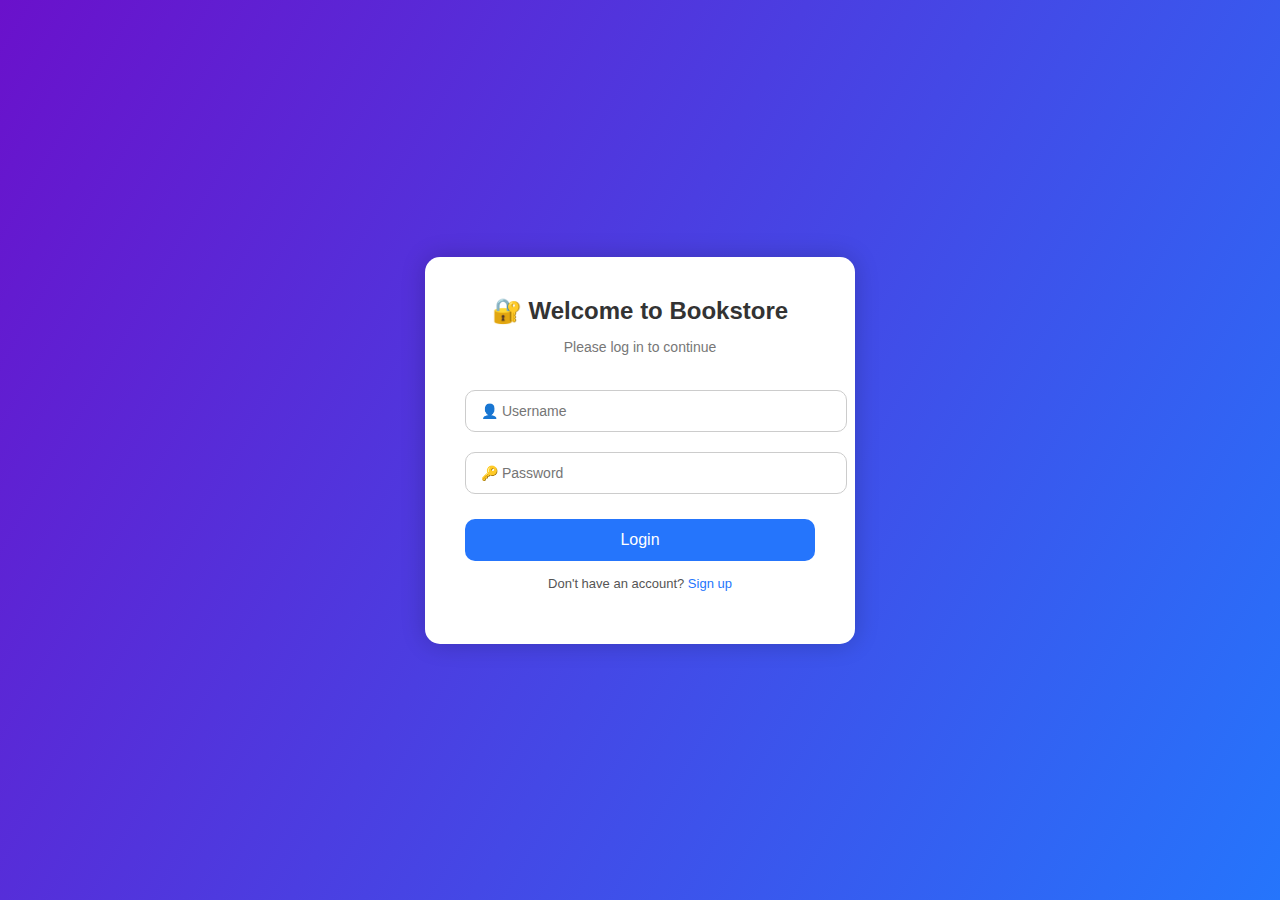
<file: index.html>
<!DOCTYPE html>
<html lang="en">
<head>
  <meta charset="UTF-8">
  <title>Login | Bookstore</title>
  <link rel="stylesheet" href="style.css">
</head>
<body class="login-body">
  <div class="login-container">
    <h2 class="login-title">🔐 Welcome to Bookstore</h2>
    <p class="login-subtitle">Please log in to continue</p>
    <form class="login-form" action="bookstore.html">
      <input type="text" placeholder="👤 Username" required>
      <input type="password" placeholder="🔑 Password" required>
      <button type="submit">Login</button>
      <p class="login-footer">Don't have an account? <a href="#">Sign up</a></p>
    </form>
  </div>
</body>
</html>
</file>
<file: style.css>
/* === COMMON STYLES === */
body {
  margin: 0;
  font-family: 'Segoe UI', Tahoma, Geneva, Verdana, sans-serif;
  background-color: #f4f4f4;
}

/* === LOGIN PAGE === */
.login-body {
  background: linear-gradient(120deg, #6a11cb, #2575fc);
  height: 100vh;
  display: flex;
  align-items: center;
  justify-content: center;
}

.login-container {
  background: white;
  padding: 40px;
  border-radius: 15px;
  width: 350px;
  box-shadow: 0 0 25px rgba(0, 0, 0, 0.2);
  text-align: center;
}

.login-title {
  margin: 0;
  color: #333;
  font-size: 24px;
}

.login-subtitle {
  color: #777;
  font-size: 14px;
  margin-bottom: 25px;
}

.login-form input {
  width: 100%;
  padding: 12px 15px;
  margin: 10px 0;
  border: 1px solid #ccc;
  border-radius: 10px;
  font-size: 14px;
  transition: 0.3s;
}

.login-form input:focus {
  border-color: #2575fc;
  outline: none;
}

.login-form button {
  width: 100%;
  padding: 12px;
  margin-top: 15px;
  border: none;
  background: #2575fc;
  color: white;
  font-size: 16px;
  border-radius: 10px;
  cursor: pointer;
  transition: background 0.3s;
}

.login-form button:hover {
  background: #1a5edb;
}

.login-footer {
  font-size: 13px;
  margin-top: 15px;
  color: #555;
}

.login-footer a {
  color: #2575fc;
  text-decoration: none;
}

/* === BOOKSTORE PAGE === */
.bookstore-page {
  padding: 40px;
  background-color: #fefefe;
}

.bookstore-title {
  text-align: center;
  color: #333;
  font-size: 36px;
  margin-bottom: 40px;
}

.book-grid {
  display: grid;
  grid-template-columns: repeat(auto-fit, minmax(220px, 1fr));
  gap: 30px;
  max-width: 1200px;
  margin: auto;
}

.book-card {
  background: #fff;
  padding: 20px;
  border-radius: 15px;
  box-shadow: 0 0 15px rgba(0, 0, 0, 0.1);
  text-align: center;
  transition: 0.3s;
}

.book-card:hover {
  transform: translateY(-5px);
  box-shadow: 0 8px 25px rgba(0, 0, 0, 0.2);
}

.book-card img {
  width: 100%;
  height: 250px;
  object-fit: cover;
  border-radius: 10px;
}

.book-card h3 {
  margin: 15px 0 5px;
  font-size: 18px;
  color: #333;
}

.book-card p {
  margin: 5px 0;
  font-size: 14px;
  color: #666;
}

.stock {
  font-weight: bold;
}

.in-stock {
  color: green;
}

.out-of-stock {
  color: red;
}

.price {
  font-size: 16px;
  color: #000;
  font-weight: 600;
  margin-top: 8px;
}
</file>
